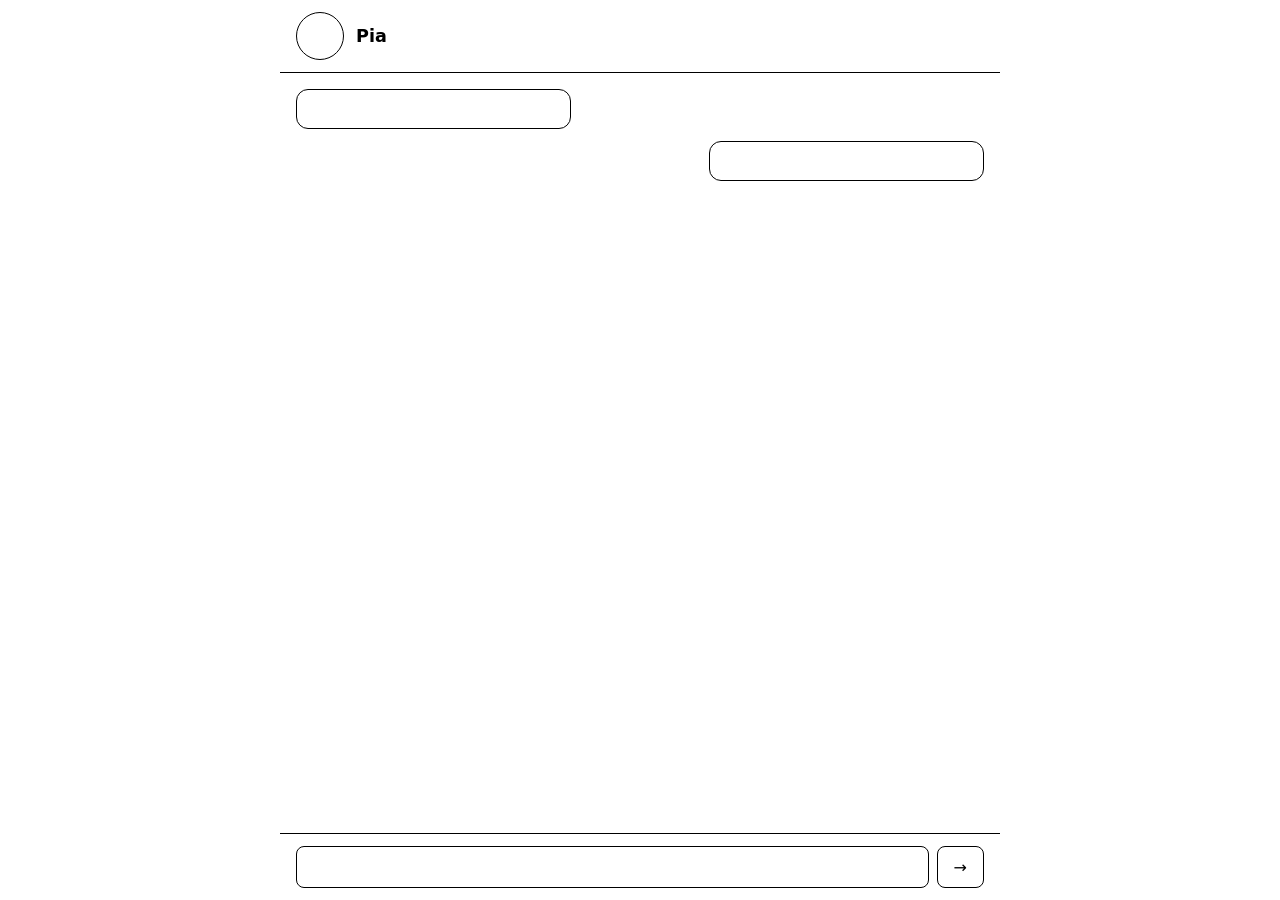
<file: index.html>
<!DOCTYPE html>
<html lang="de">
<head>
  <meta charset="UTF-8" />
  <meta name="viewport" content="width=device-width, initial-scale=1.0, viewport-fit=cover" />
  <meta name="theme-color" content="#ffffff" />
  <title>Pia</title>
  <link rel="stylesheet" href="css/app.css" />
</head>
<body>
  <div class="app">
    <header class="top">
      <div class="avatar" aria-label="Pia Avatar" id="avatar"></div>
      <div class="title">Pia</div>
    </header>

    <main class="chat" id="chat" aria-label="Chat">
      <div class="msg msg-assistant">
        <div class="bubble"></div>
      </div>
      <div class="msg msg-user">
        <div class="bubble"></div>
      </div>
    </main>

    <footer class="composer">
      <input type="text" id="input" placeholder="" autocomplete="off" aria-label="Nachricht" />
      <button type="button" id="send" aria-label="Senden">→</button>
    </footer>
  </div>
  <script src="js/app.js"></script>
</body>
</html>
</file>
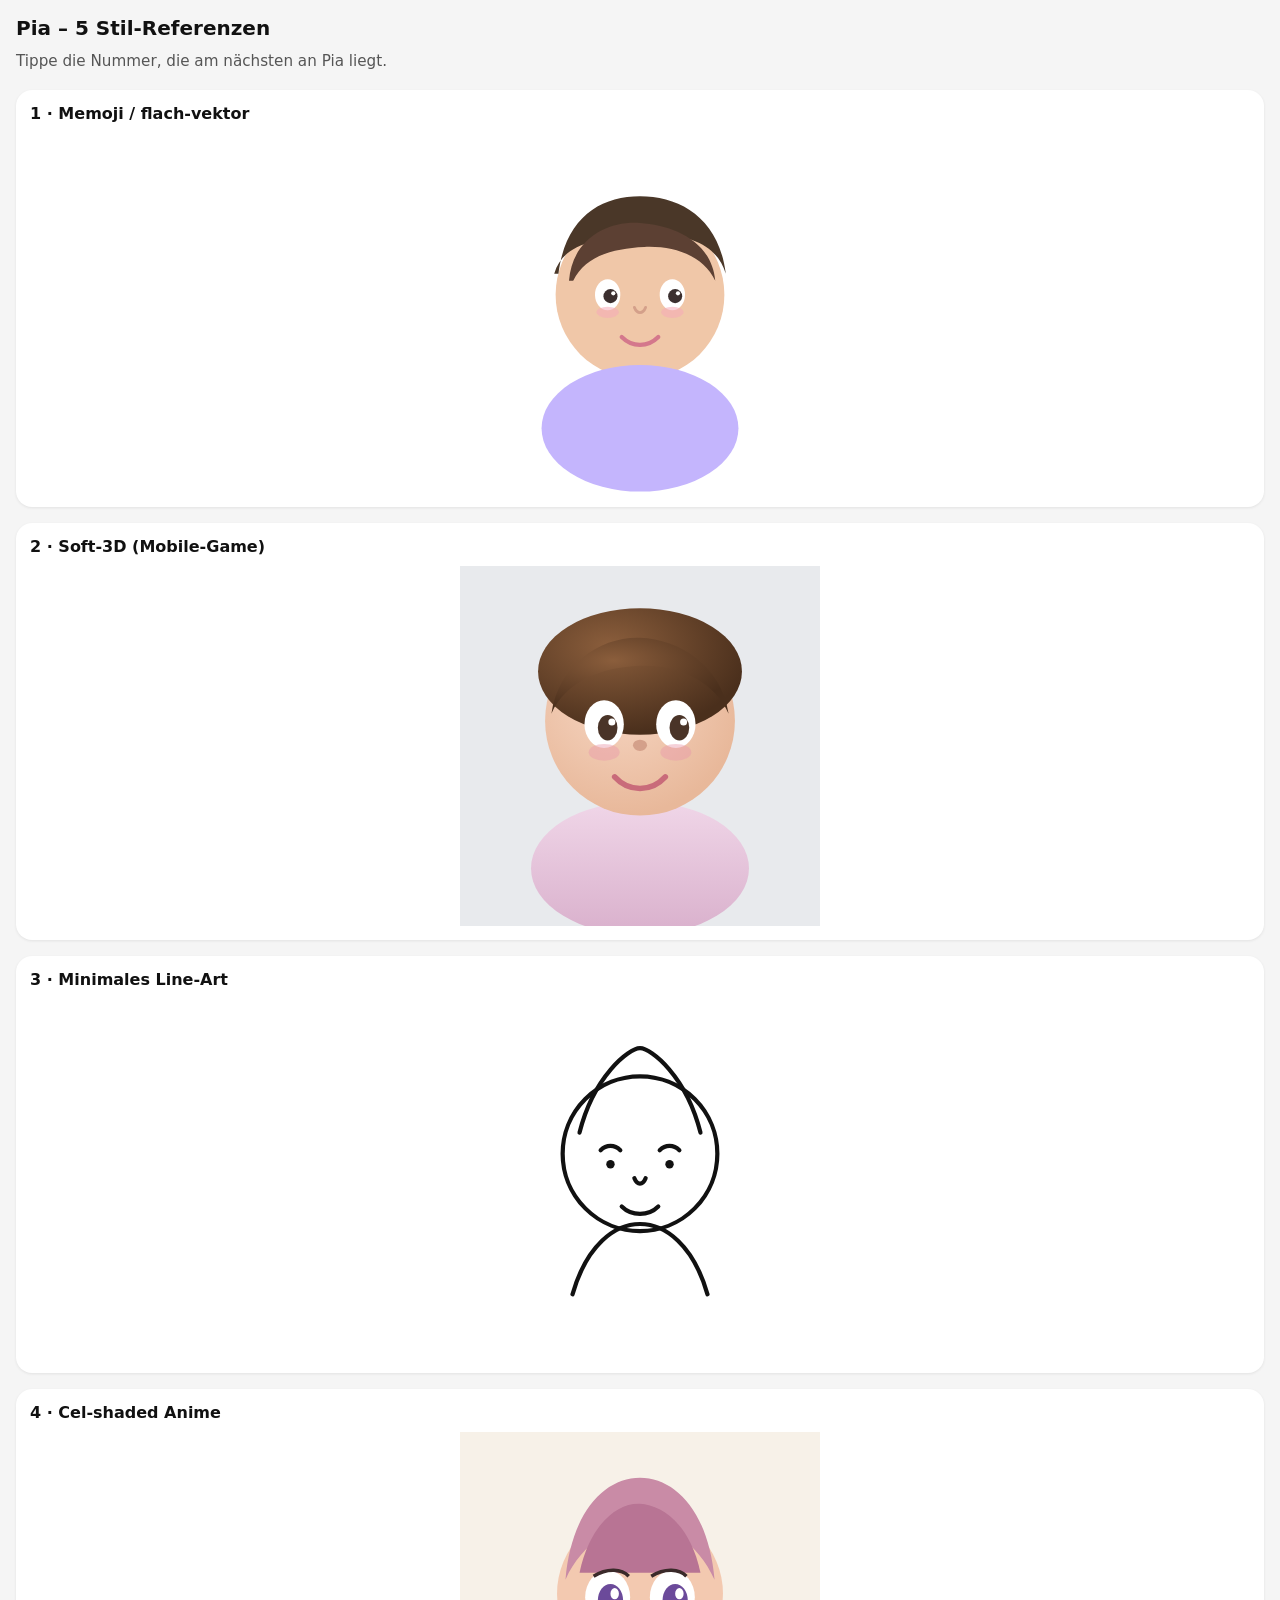
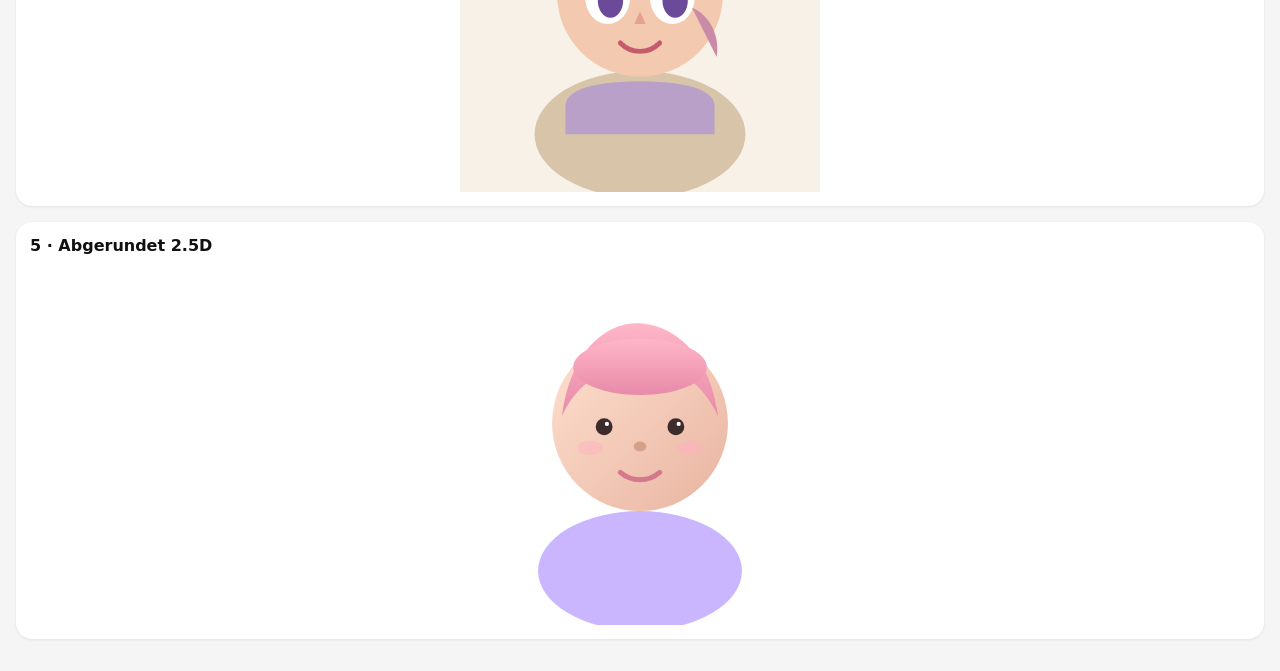
<file: references.html>
<!DOCTYPE html>
<html lang="de">
<head>
  <meta charset="utf-8" />
  <meta name="viewport" content="width=device-width, initial-scale=1" />
  <title>Pia – Stil-Referenzen</title>
  <style>
    body{margin:0;padding:16px;font-family:system-ui,-apple-system,sans-serif;background:#f5f5f5;color:#111}
    h1{font-size:1.25rem;margin:0 0 12px}
    p{margin:0 0 20px;color:#555;font-size:.95rem}
    section{background:#fff;border-radius:16px;padding:14px;margin:0 0 16px;box-shadow:0 1px 3px rgba(0,0,0,.08)}
    h2{font-size:1rem;margin:0 0 10px}
    .art{display:block;width:100%;max-width:360px;margin:0 auto;aspect-ratio:1/1}
  </style>
</head>
<body>
  <h1>Pia – 5 Stil-Referenzen</h1>
  <p>Tippe die Nummer, die am nächsten an Pia liegt.</p>

  <section>
    <h2>1 · Memoji / flach-vektor</h2>
    <svg class="art" viewBox="0 0 512 512" xmlns="http://www.w3.org/2000/svg" role="img" aria-label="Memoji Stil">
      <rect width="512" height="512" fill="#fff"/>
      <circle cx="256" cy="230" r="120" fill="#f0c7a8"/>
      <ellipse cx="256" cy="420" rx="140" ry="90" fill="#c4b5fd"/>
      <path d="M140 200C150 120 200 90 256 90s112 30 122 110c-12-40-52-60-122-55s-110 15-122 55z" fill="#4a3728"/>
      <path d="M155 210c5-60 55-85 101-82s102 25 107 82c-17-35-57-50-101-48s-84 13-101 48z" fill="#5c4033"/>
      <ellipse cx="210" cy="230" rx="18" ry="22" fill="#fff"/><ellipse cx="302" cy="230" rx="18" ry="22" fill="#fff"/>
      <circle cx="214" cy="232" r="10" fill="#3b2f2f"/><circle cx="306" cy="232" r="10" fill="#3b2f2f"/>
      <circle cx="218" cy="228" r="3" fill="#fff"/><circle cx="310" cy="228" r="3" fill="#fff"/>
      <ellipse cx="210" cy="255" rx="16" ry="8" fill="#f5a9b8" opacity=".55"/>
      <ellipse cx="302" cy="255" rx="16" ry="8" fill="#f5a9b8" opacity=".55"/>
      <path d="M248 248c4 10 12 10 16 0" fill="none" stroke="#d4a08a" stroke-width="4" stroke-linecap="round"/>
      <path d="M230 290c15 15 37 15 52 0" fill="none" stroke="#d4788c" stroke-width="6" stroke-linecap="round"/>
    </svg>
  </section>

  <section>
    <h2>2 · Soft-3D (Mobile-Game)</h2>
    <svg class="art" viewBox="0 0 512 512" xmlns="http://www.w3.org/2000/svg" role="img" aria-label="Soft 3D Stil">
      <defs>
        <radialGradient id="s3skin" cx="40%" cy="35%" r="65%"><stop offset="0%" stop-color="#f7d7c4"/><stop offset="100%" stop-color="#e8b89a"/></radialGradient>
        <radialGradient id="s3hair" cx="35%" cy="30%" r="70%"><stop offset="0%" stop-color="#8b5e3c"/><stop offset="100%" stop-color="#4a2f1c"/></radialGradient>
        <linearGradient id="s3cloth" x1="0" y1="0" x2="0" y2="1"><stop offset="0%" stop-color="#f0d6e8"/><stop offset="100%" stop-color="#d9b0cc"/></linearGradient>
      </defs>
      <rect width="512" height="512" fill="#e8eaed"/>
      <ellipse cx="256" cy="430" rx="155" ry="95" fill="url(#s3cloth)"/>
      <circle cx="256" cy="220" r="135" fill="url(#s3skin)"/>
      <ellipse cx="256" cy="150" rx="145" ry="90" fill="url(#s3hair)"/>
      <path d="M130 210c10-70 70-110 126-108s116 40 126 108c-20-45-70-70-126-68s-106 23-126 68z" fill="url(#s3hair)"/>
      <ellipse cx="205" cy="225" rx="28" ry="34" fill="#fff"/><ellipse cx="307" cy="225" rx="28" ry="34" fill="#fff"/>
      <ellipse cx="210" cy="230" rx="14" ry="18" fill="#4a3428"/><ellipse cx="312" cy="230" rx="14" ry="18" fill="#4a3428"/>
      <circle cx="216" cy="222" r="5" fill="#fff"/><circle cx="318" cy="222" r="5" fill="#fff"/>
      <ellipse cx="205" cy="265" rx="22" ry="12" fill="#e89aaa" opacity=".45"/>
      <ellipse cx="307" cy="265" rx="22" ry="12" fill="#e89aaa" opacity=".45"/>
      <ellipse cx="256" cy="255" rx="10" ry="8" fill="#d4a08a"/>
      <path d="M220 300c20 22 52 22 72 0" fill="none" stroke="#c96b7a" stroke-width="8" stroke-linecap="round"/>
    </svg>
  </section>

  <section>
    <h2>3 · Minimales Line-Art</h2>
    <svg class="art" viewBox="0 0 512 512" xmlns="http://www.w3.org/2000/svg" role="img" aria-label="Line Art Stil">
      <rect width="512" height="512" fill="#fff"/>
      <g fill="none" stroke="#111" stroke-width="6" stroke-linecap="round" stroke-linejoin="round">
        <circle cx="256" cy="220" r="110"/>
        <path d="M160 420c20-70 60-100 96-100s76 30 96 100"/>
        <path d="M170 190c20-80 70-120 86-120s66 40 86 120"/>
        <path d="M200 215c8-8 20-8 28 0"/><path d="M284 215c8-8 20-8 28 0"/>
        <circle cx="214" cy="235" r="6" fill="#111" stroke="none"/>
        <circle cx="298" cy="235" r="6" fill="#111" stroke="none"/>
        <path d="M248 255c4 10 12 10 16 0"/>
        <path d="M230 295c14 14 38 14 52 0"/>
      </g>
    </svg>
  </section>

  <section>
    <h2>4 · Cel-shaded Anime</h2>
    <svg class="art" viewBox="0 0 512 512" xmlns="http://www.w3.org/2000/svg" role="img" aria-label="Cel shaded Anime Stil">
      <rect width="512" height="512" fill="#f7f1e8"/>
      <ellipse cx="256" cy="430" rx="150" ry="90" fill="#d8c4a8"/>
      <path d="M150 430h212v-40c0-20-30-35-106-35s-106 15-106 35z" fill="#b8a0c8"/>
      <circle cx="256" cy="230" r="118" fill="#f3c9b0"/>
      <path d="M150 210c8-95 55-145 106-145s98 50 106 145c-25-55-70-80-106-78s-81 23-106 78z" fill="#c98ba6"/>
      <path d="M170 200c15-70 55-100 86-98s71 28 86 98" fill="#b87494"/>
      <ellipse cx="210" cy="235" rx="32" ry="38" fill="#fff"/><ellipse cx="302" cy="235" rx="32" ry="38" fill="#fff"/>
      <ellipse cx="214" cy="240" rx="18" ry="24" fill="#6b4a9a"/>
      <ellipse cx="306" cy="240" rx="18" ry="24" fill="#6b4a9a"/>
      <ellipse cx="220" cy="230" rx="6" ry="8" fill="#fff"/><ellipse cx="312" cy="230" rx="6" ry="8" fill="#fff"/>
      <path d="M190 205c20-12 40-10 50 0" fill="none" stroke="#3a2a2a" stroke-width="5"/>
      <path d="M272 205c20-12 40-10 50 0" fill="none" stroke="#3a2a2a" stroke-width="5"/>
      <path d="M256 255l-8 18h16z" fill="#e8a090"/>
      <path d="M228 300c16 16 40 16 56 0" fill="none" stroke="#c45a6a" stroke-width="7" stroke-linecap="round"/>
      <path d="M330 250c25 10 40 40 35 70" fill="#c98ba6"/>
    </svg>
  </section>

  <section>
    <h2>5 · Abgerundet 2.5D</h2>
    <svg class="art" viewBox="0 0 512 512" xmlns="http://www.w3.org/2000/svg" role="img" aria-label="2.5D Avatar Stil">
      <defs>
        <linearGradient id="f25" x1="0" y1="0" x2="1" y2="1"><stop offset="0%" stop-color="#ffe0d0"/><stop offset="100%" stop-color="#e8b4a0"/></linearGradient>
        <linearGradient id="h25" x1="0" y1="0" x2="0" y2="1"><stop offset="0%" stop-color="#ffb6c8"/><stop offset="100%" stop-color="#e88aa8"/></linearGradient>
      </defs>
      <rect width="512" height="512" fill="#fff"/>
      <ellipse cx="256" cy="435" rx="145" ry="85" fill="#c9b6ff"/>
      <circle cx="256" cy="225" r="125" fill="url(#f25)"/>
      <path d="M145 215c12-95 65-135 111-132s99 40 111 132c-22-50-68-78-111-76s-89 26-111 76z" fill="url(#h25)"/>
      <ellipse cx="256" cy="145" rx="95" ry="40" fill="url(#h25)"/>
      <circle cx="205" cy="230" r="12" fill="#3d2c2c"/><circle cx="307" cy="230" r="12" fill="#3d2c2c"/>
      <circle cx="209" cy="226" r="3" fill="#fff"/><circle cx="311" cy="226" r="3" fill="#fff"/>
      <ellipse cx="256" cy="258" rx="9" ry="7" fill="#d4a08a"/>
      <path d="M228 295c16 14 40 14 56 0" fill="none" stroke="#d4788c" stroke-width="7" stroke-linecap="round"/>
      <ellipse cx="185" cy="260" rx="18" ry="10" fill="#ffb0c0" opacity=".5"/>
      <ellipse cx="327" cy="260" rx="18" ry="10" fill="#ffb0c0" opacity=".5"/>
    </svg>
  </section>
</body>
</html>
</file>
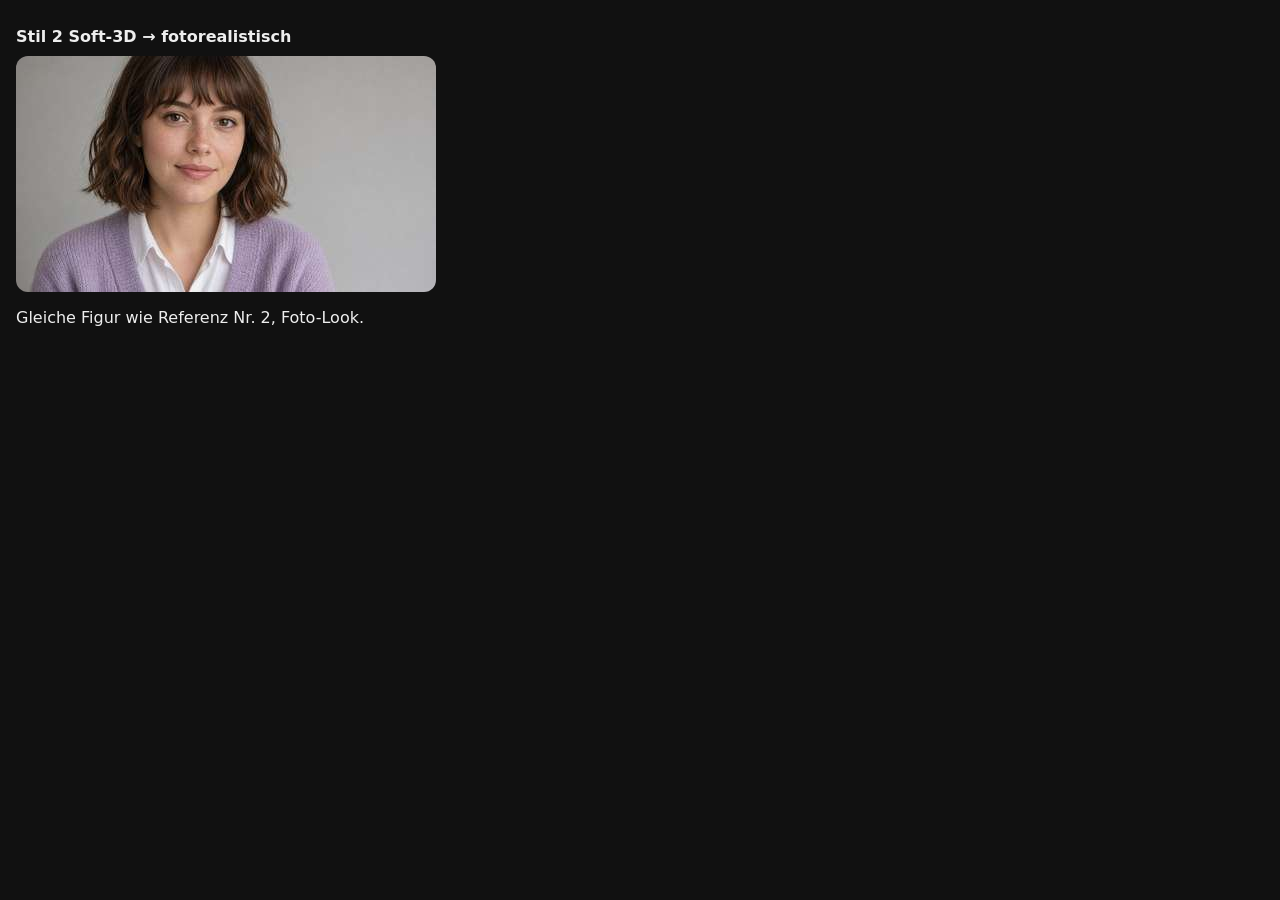
<file: soft3d.html>
<!DOCTYPE html>
<html lang="de"><head><meta charset="utf-8"/><meta name="viewport" content="width=device-width,initial-scale=1"/>
<title>Pia Soft-3D fotorealistisch</title>
<style>body{margin:0;background:#111;color:#eee;font-family:system-ui,sans-serif;padding:16px}img{width:100%;max-width:420px;border-radius:12px;display:block}</style></head>
<body><h1 style="font-size:1rem">Stil 2 Soft-3D → fotorealistisch</h1>
<img src="[data-uri]" alt="Fotorealistische Version"/>
<p>Gleiche Figur wie Referenz Nr. 2, Foto-Look.</p></body></html>
</file>
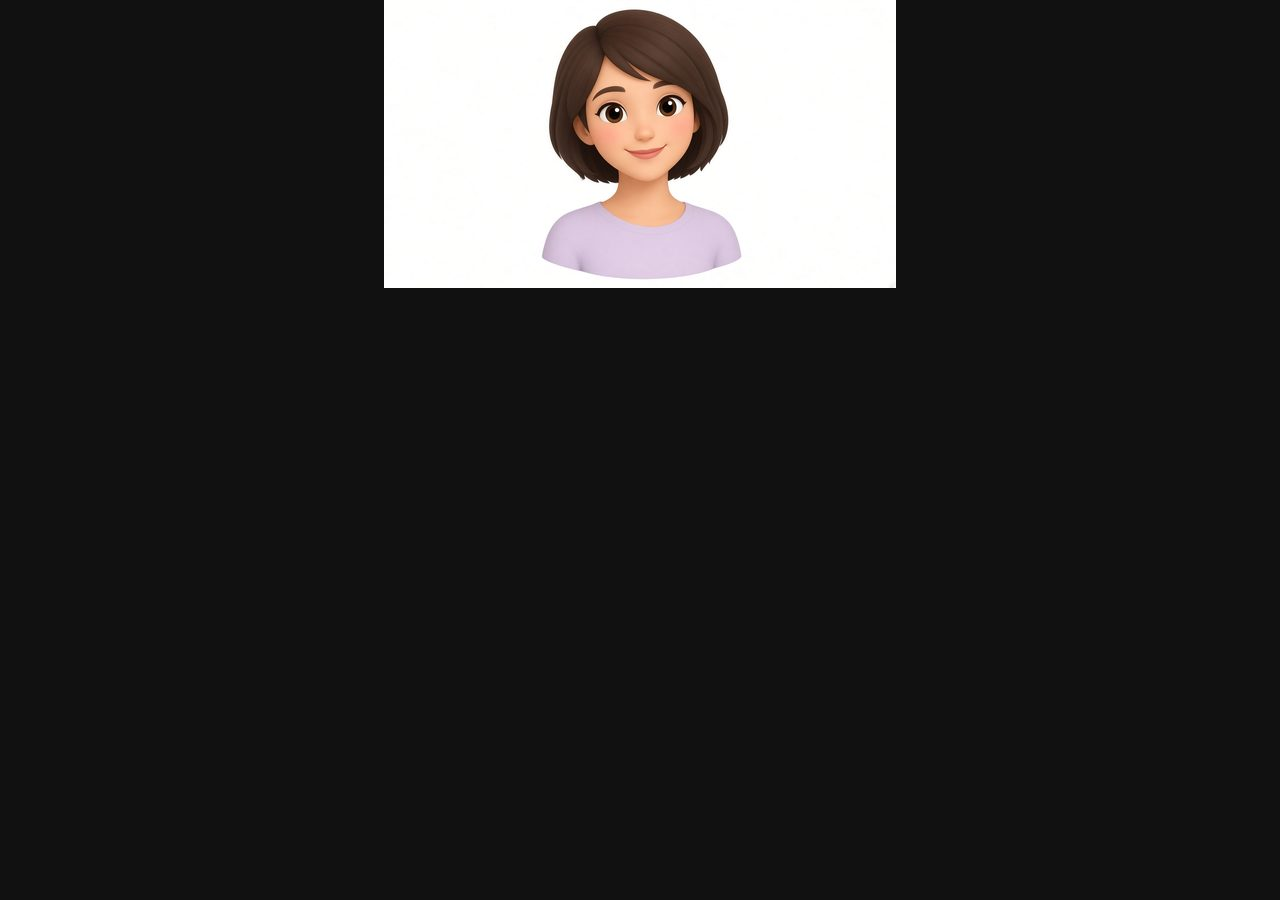
<file: refs/01-memoji.html>
<!DOCTYPE html><html><head><meta charset="utf-8"><meta name="viewport" content="width=device-width,initial-scale=1"><title>1 Memoji</title><style>html,body{margin:0;background:#111;min-height:100vh}img{display:block;max-width:100%;height:auto;margin:0 auto}</style></head><body><img src="[data-uri]" alt="Memoji-Stil"></body></html>
</file>
<file: css/app.css>
/* Structural skeleton only — no theme colors */
* { box-sizing: border-box; }
html, body {
  margin: 0;
  height: 100%;
  font-family: system-ui, -apple-system, sans-serif;
}
.app {
  display: flex;
  flex-direction: column;
  height: 100%;
  max-width: 720px;
  margin: 0 auto;
}
.top {
  display: flex;
  align-items: center;
  gap: 0.75rem;
  padding: 0.75rem 1rem;
  border-bottom: 1px solid currentColor;
}
.avatar {
  width: 48px;
  height: 48px;
  border-radius: 50%;
  border: 1px solid currentColor;
  flex-shrink: 0;
}
.title {
  font-weight: 600;
  font-size: 1.1rem;
}
.chat {
  flex: 1;
  overflow: auto;
  padding: 1rem;
  display: flex;
  flex-direction: column;
  gap: 0.75rem;
}
.msg {
  display: flex;
  width: 100%;
}
.msg-assistant { justify-content: flex-start; }
.msg-user { justify-content: flex-end; }
.bubble {
  min-height: 2.5rem;
  min-width: 40%;
  max-width: 80%;
  border: 1px solid currentColor;
  border-radius: 12px;
  padding: 0.75rem 1rem;
}
.composer {
  display: flex;
  gap: 0.5rem;
  padding: 0.75rem 1rem;
  border-top: 1px solid currentColor;
}
.composer input {
  flex: 1;
  padding: 0.65rem 0.75rem;
  border: 1px solid currentColor;
  border-radius: 8px;
  font: inherit;
  background: transparent;
}
.composer button {
  padding: 0.65rem 1rem;
  border: 1px solid currentColor;
  border-radius: 8px;
  background: transparent;
  font: inherit;
  cursor: pointer;
}
</file>
